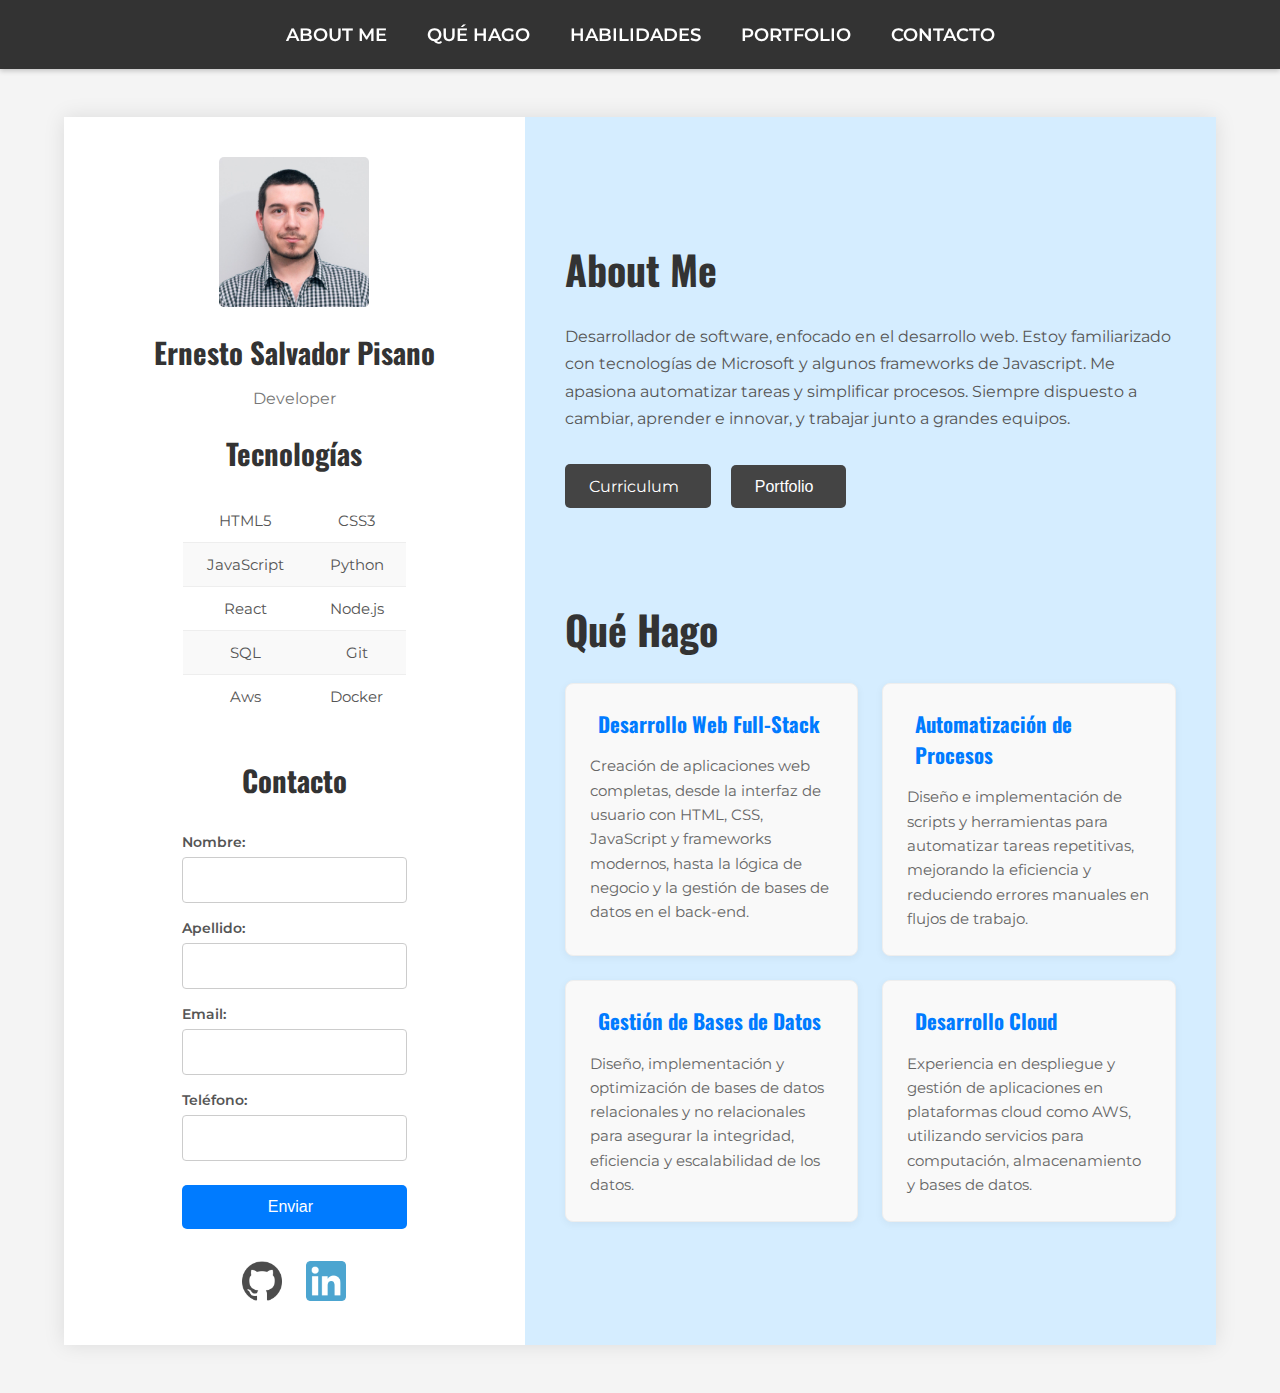
<file: index.html>
<!DOCTYPE html>
<html lang="es">

<head>
    <meta charset="UTF-8">
    <meta name="viewport" content="width=device-width, initial-scale=1.0">
    <title>Portfolio - Ernesto Salvador Pisano</title>
    <link rel="preconnect" href="https://fonts.googleapis.com">
    <link rel="preconnect" href="https://fonts.gstatic.com" crossorigin>
    <link
        href="https://fonts.googleapis.com/css2?family=Montserrat:wght@300;400;600;700&family=Oswald:wght@400;600;700&display=swap"
        rel="stylesheet">
    <link rel="stylesheet" href="https://cdnjs.cloudflare.com/ajax/libs/font-awesome/6.0.0-beta3/css/all.min.css"
        integrity="sha512-Fo3rlalXh2GjVzC5K7s7C2s4zXmY7K1V8F2S6V3kG92B5F/r9z6N8Fw6pG2/P3y5a2m7wL+rB5pXw9aV2B/n1A=="
        crossorigin="anonymous" referrerpolicy="no-referrer" />
    <link rel="stylesheet" href="CSS/style.css">
</head>

<body>
    <header class="main-header">
        <nav class="main-nav">
            <ul class="nav-list">
                <li><a href="#about">About Me</a></li>
                <li><a href="#services">Qué Hago</a></li>
                <li><a href="#skills">Habilidades</a></li>
                <li><a href="#portfolio-section">Portfolio</a></li>
                <li><a href="#contact">Contacto</a></li>
            </ul>
        </nav>
    </header>
    <div class="container">
        <div class="left-section">
            <div class="profile-image">
                <img src="assets/placeholder-profile.jpg" alt="Ernesto Salvador Pisano">
            </div>
            <div class="profile-info">
                <h2>Ernesto Salvador Pisano</h2>
                <p class="title">Developer</p>

                <h2 id="skills">Tecnologías</h2>
                <table>
                    <tbody>
                        <tr>
                            <td>HTML5</td>
                            <td>CSS3</td>
                        </tr>
                        <tr>
                            <td>JavaScript</td>
                            <td>Python</td>
                        </tr>
                        <tr>
                            <td>React</td>
                            <td>Node.js</td>
                        </tr>
                        <tr>
                            <td>SQL</td>
                            <td>Git</td>
                        </tr>
                        <tr>
                            <td>Aws</td>
                            <td>Docker</td>
                        </tr>
                    </tbody>
                </table>

                <h2 id="contact">Contacto</h2>
                <form class="contact-form" action="#" method="POST">
                    <div class="form-group">
                        <label for="nombre">Nombre:</label>
                        <input type="text" id="nombre" name="nombre" required>
                    </div>
                    <div class="form-group">
                        <label for="apellido">Apellido:</label>
                        <input type="text" id="apellido" name="apellido" required>
                    </div>
                    <div class="form-group">
                        <label for="email">Email:</label>
                        <input type="email" id="email" name="email" required>
                    </div>
                    <div class="form-group">
                        <label for="telefono">Teléfono:</label>
                        <input type="tel" id="telefono" name="telefono">
                    </div>
                    <button type="submit" class="submit-button">Enviar <i class="fas fa-paper-plane"></i></button>
                </form>

                <div class="social-links">
                    <a href="https://github.com/espisano/" target="_blank" aria-label="GitHub"><img
                            src="assets/github-icon.png" alt="Github"></a>
                    <a href="https://www.linkedin.com/in/ernesto-salvador-pisano/" target="_blank"
                        aria-label="LinkedIn"><img src="assets/linkedin-icon.png" alt="LinkedIn"></a>
                </div>
            </div>
        </div>

        <div class="right-section">
            <div class="about-me" id="about">
                <h1>About Me</h1>
                <p>
                    Desarrollador de software, enfocado en el desarrollo web. Estoy familiarizado con tecnologías de
                    Microsoft y algunos frameworks de Javascript. Me apasiona automatizar tareas y simplificar procesos.
                    Siempre dispuesto a cambiar, aprender e innovar, y trabajar junto a grandes equipos.</p>

                <div class="buttons">
                    <a href="assets/CV - Ernesto-Salvador-Pisano.pdf" download class="resume-button">
                        Curriculum <i class="fas fa-download"></i>
                    </a>
                    <button class="portfolio-button" id="portfolio-section">Portfolio <i
                            class="fas fa-external-link-alt"></i></button>
                </div>
            </div>

            <div class="what-i-do" id="services">
                <h1>Qué Hago</h1>
                <div class="service-cards-container">
                    <div class="service-card">
                        <h3><i class="fas fa-code"></i> Desarrollo Web Full-Stack</h3>
                        <p>Creación de aplicaciones web completas, desde la interfaz de usuario con HTML, CSS,
                            JavaScript y frameworks modernos, hasta la lógica de negocio y la gestión de bases de datos
                            en el back-end.</p>
                    </div>
                    <div class="service-card">
                        <h3><i class="fas fa-robot"></i> Automatización de Procesos</h3>
                        <p>Diseño e implementación de scripts y herramientas para automatizar tareas repetitivas,
                            mejorando la eficiencia y reduciendo errores manuales en flujos de trabajo.</p>
                    </div>
                    <div class="service-card">
                        <h3><i class="fas fa-database"></i> Gestión de Bases de Datos</h3>
                        <p>Diseño, implementación y optimización de bases de datos relacionales y no relacionales para
                            asegurar la integridad, eficiencia y escalabilidad de los datos.</p>
                    </div>
                    <div class="service-card">
                        <h3><i class="fas fa-cloud"></i> Desarrollo Cloud</h3>
                        <p>Experiencia en despliegue y gestión de aplicaciones en plataformas cloud como AWS,
                            utilizando servicios para computación, almacenamiento y bases de datos.</p>
                    </div>
                </div>
            </div>

        </div>
    </div>
</body>

</html>
</file>
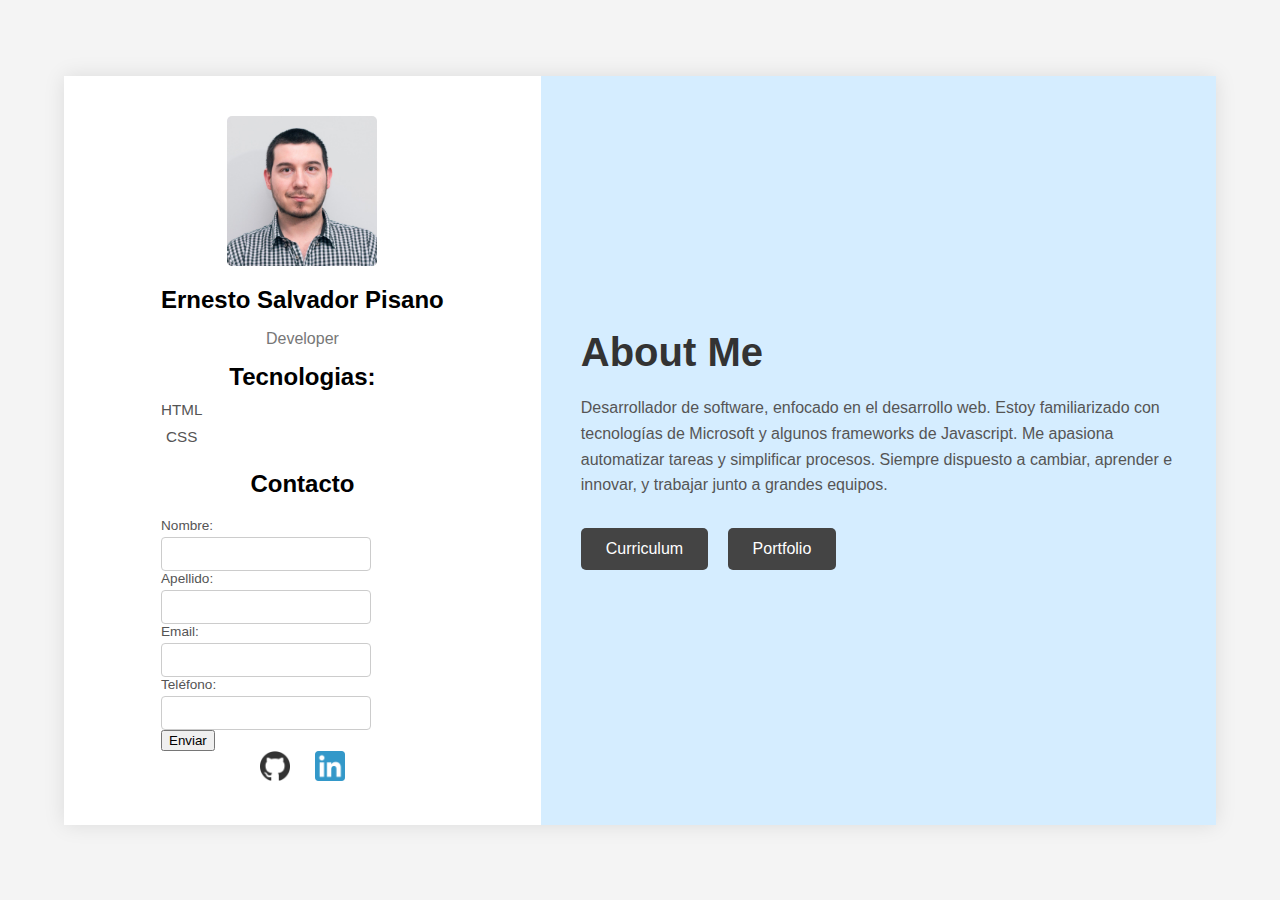
<file: PFO1.html>
<!DOCTYPE html>
<html lang="es">

<head>
    <meta charset="UTF-8">
    <meta name="viewport" content="width=device-width, initial-scale=1.0">
    <title>Profile Section</title>
    <link rel="stylesheet" href="style.css">
</head>

<body>
    <div class="container">
        <div class="left-section">
            <div class="profile-image">
                <img src="assets/placeholder-profile.jpg" alt="Ernesto Salvador Pisano">
            </div>
            <div class="profile-info">
                <h2>Ernesto Salvador Pisano</h2>
                <p class="title">Developer</p>

                <h2>Tecnologias:</h2>
                <table>
                   
                    <tbody>
                        <tr>
                            <td>HTML</td>
                        </tr>
                        <tr>
                            <td>CSS</td>
                        </tr>
                    </tbody>
                </table>
                                <h2>Contacto</h2>
<! -- Formulario de contacto proximo a funcionar -->
                <form class="contact-form" action="#" method="POST">
                    <div>
                        <label for="nombre">Nombre:</label>
                        <input type="text" id="nombre" name="nombre" required>
                    </div>
                    <div>
                        <label for="apellido">Apellido:</label>
                        <input type="text" id="apellido" name="apellido" required>
                    </div>
                    <div>
                        <label for="email">Email:</label>
                        <input type="email" id="email" name="email" required>
                    </div>
                    <div>
                        <label for="telefono">Teléfono:</label>
                        <input type="tel" id="telefono" name="telefono">
                    </div>
                    <button type="submit">Enviar</button>
                </form>
                <div class="social-links">
                    <a href="https://github.com/espisano/"><img src="assets/github-icon.png" alt="Github"></a>
                    <a href="#"><img src="assets/linkedin-icon.png" alt="LinkedIn"></a>
                </div>
            </div>
        </div>
        <div class="right-section">
            <div class="about-me">
                <h1>About Me</h1>
                <p>Desarrollador de software, enfocado en el desarrollo web.
                    Estoy familiarizado con tecnologías de Microsoft y algunos frameworks de Javascript. Me apasiona
                    automatizar tareas y simplificar procesos. Siempre dispuesto a cambiar, aprender e innovar, y
                    trabajar junto a grandes equipos.</p>
                    
                <div class="buttons">
                    <button class="resume-button">Curriculum</button> <! -- Proximamente se podra bajar un PDF con el CV de acá -->
                    <button class="portfolio-button">Portfolio</button> <! -- Proximamente -->
                </div>
            </div>
        </div>
    </div>
</body>

</html>
</file>
<file: CSS/style.css>
/*///////////////// AJUSTES GENERALES //////////////////*/
body {
    font-family: 'Montserrat', sans-serif;
    margin: 0;
    background-color: #f4f4f4;
    display: flex;
    flex-direction: column;
    justify-content: center;
    align-items: center;
    min-height: 100vh;
    font-size: 16px;
}

a:link,
a:visited {
    color: inherit;
    text-decoration: none;
}

a:hover {
    color: #007bff;
    text-decoration: underline;
}

a:active {
    color: #0056b3;
}

h1,
h2,
h3 {
    font-family: 'Oswald', sans-serif;
    color: #333;
}

/*///////////////// HEADER Y NAVEGACIÓN //////////////////*/
.main-header {
    width: 100%;
    background-color: #333;
    padding: 1.5rem 0;
    position: sticky;
    top: 0;
    z-index: 100;
    box-shadow: 0 2px 5px rgba(0, 0, 0, 0.2);
}

.main-nav {
    max-width: 1200px;
    margin: 0 auto;
    display: flex;
    justify-content: center;
    align-items: center;
}

.nav-list {
    list-style-type: none;
    display: flex;
    gap: 2.5rem;
    padding: 0;
    margin: 0;
}

.nav-list li a {
    color: #fff;
    font-size: 1.1rem;
    font-weight: 600;
    text-transform: uppercase;
    transition: color 0.3s ease;
}

.nav-list li a:hover {
    color: #007bff;
}

/*///////////////// CONTENEDOR PRINCIPAL //////////////////*/
.container {
    background-color: #fff;
    display: flex;
    flex-wrap: wrap;
    box-shadow: 0 0 20px rgba(0, 0, 0, 0.1);
    width: 90vw;
    max-width: 1200px;
    margin: 3rem auto;
    min-height: 80vh;
}

/*///////////////// SECCIÓN IZQUIERDA //////////////////*/
.left-section {
    background-color: #fff;
    padding: 2.5rem;
    width: 40%;
    display: flex;
    flex-direction: column;
    align-items: center;
    text-align: center;
    box-sizing: border-box;
}

.profile-image {
    width: 150px;
    height: 150px;
    border-radius: 5px;
    overflow: hidden;
    margin-bottom: 1.5rem;
    position: relative;
}

.profile-image img {
    width: 100%;
    height: 100%;
    object-fit: cover;
    display: block;
}


.profile-info h2 {
    margin-top: 1.5rem;
    margin-bottom: 0.5rem;
    font-size: 1.8rem;
    font-weight: 700;
}

.profile-info h2:first-of-type {
    margin-top: 0;
}

.profile-info .title {
    color: #777;
    margin-bottom: 1.5rem;
    font-size: 1rem;
    font-weight: 400;
}

/* Tabla de tecnologías */
.profile-info table {
    width: 80%;
    margin: 1.5rem auto 2.5rem auto;
    border-collapse: collapse;
    font-size: 0.95rem;
    border: 1px solid #ddd;
    border-radius: 5px;
    overflow: hidden;
}

.profile-info table td {
    padding: 0.75rem 1rem;
    text-align: center;
    color: #555;
    border-bottom: 1px solid #eee;
}

.profile-info table tr:last-child td {
    border-bottom: none;
}

.profile-info table tr:nth-child(even) {
    background-color: #f9f9f9;
}

.profile-info table tr:nth-child(odd) {
    background-color: #fff;
}


/* Formulario de contacto */
.contact-form {
    margin-top: 2rem;
    text-align: left;
    width: 80%;
    max-width: 400px;
    margin-left: auto;
    margin-right: auto;
}

.contact-form h2 {
    font-size: 1.5rem;
    margin-top: 0;
    margin-bottom: 1.5rem;
    color: #333;
    text-align: center;
}

.contact-form>div {
    margin-bottom: 1rem;
}

.contact-form label {
    display: block;
    margin-bottom: 0.4rem;
    color: #555;
    font-size: 0.9rem;
    font-weight: 600;
}

.contact-form input {
    width: 100%;
    padding: 0.8rem;
    border: 1px solid #ccc;
    border-radius: 4px;
    font-size: 1rem;
    box-sizing: border-box;
}

.contact-form .submit-button {
    background-color: #007bff;
    color: #fff;
    border: none;
    padding: 0.8rem 1.5rem;
    border-radius: 5px;
    cursor: pointer;
    font-size: 1rem;
    transition: background-color 0.3s ease;
    width: 100%;
    margin-top: 1.5rem;
    display: flex;
    justify-content: center;
    align-items: center;
    gap: 0.5rem;
}

.contact-form .submit-button:hover {
    background-color: #0056b3;
}

.social-links {
    margin-top: 2rem;
    display: flex;
    justify-content: center;
    gap: 1.5rem;
}

.social-links a {
    display: inline-block;
}

.social-links img {
    width: 40px;
    height: 40px;
    opacity: 0.7;
    transition: opacity 0.3s ease;
}

.social-links img:hover {
    opacity: 1;
}

/*///////////////// SECCIÓN DERECHA //////////////////*/
.right-section {
    background-color: #b7dfff93;
    padding: 2.5rem;
    width: 60%;
    display: flex;
    flex-direction: column;
    justify-content: center;
    box-sizing: border-box;
}

.about-me {
    margin-bottom: 2rem;
}

.about-me h1 {
    font-size: 2.5rem;
    margin-top: 0;
    margin-bottom: 1.5rem;
    color: #333;
}

.about-me p {
    line-height: 1.7;
    color: #555;
    margin-bottom: 1rem;
    font-size: 1rem;
}

.about-me .buttons {
    margin-top: 2rem;
}

.about-me .buttons button,
.about-me .buttons a {
    background-color: #444;
    color: #fff;
    border: none;
    padding: 0.8rem 1.5rem;
    border-radius: 5px;
    cursor: pointer;
    font-size: 1rem;
    margin-right: 1rem;
    transition: background-color 0.3s ease;
    display: inline-flex;
    align-items: center;
    gap: 0.5rem;
}

.about-me .buttons button:hover,
.about-me .buttons a:hover {
    background-color: #666;
}

.what-i-do {
    margin-top: 2rem;
}

.what-i-do h1 {
    font-size: 2.5rem;
    margin-bottom: 1.5rem;
    color: #333;
}

.service-cards-container {
    display: flex;
    flex-wrap: wrap;
    gap: 1.5rem;
    justify-content: center;
}

.service-card {
    background-color: #f9f9f9;
    border: 1px solid #eee;
    border-radius: 8px;
    padding: 1.5rem;
    flex: 1 1 calc(50% - 1.5rem);
    box-sizing: border-box;
    text-align: left;
    box-shadow: 0 2px 8px rgba(0, 0, 0, 0.05);
    min-width: 280px;
}

.service-card h3 {
    font-size: 1.3rem;
    margin-top: 0;
    margin-bottom: 0.8rem;
    display: flex;
    align-items: center;
    gap: 0.5rem;
    color: #007bff;
}

.service-card h3 i {
    font-size: 1.5rem;
}

.service-card p {
    font-size: 0.95rem;
    line-height: 1.6;
    color: #666;
    margin-bottom: 0;
}


/*///////////////// RESPONSIVIDAD //////////////////*/

@media (max-width: 1080px) {
    body {
        font-size: 15px;
    }

    .container {
        width: 95vw;
        flex-direction: column;
    }

    .left-section,
    .right-section {
        width: 100%;
        padding: 2rem;
    }

    .nav-list {
        gap: 1.5rem;
    }

    .profile-info table {
        width: 90%;
    }

    .contact-form {
        width: 90%;
    }

    .service-card {
        flex: 1 1 calc(100% - 1.5rem);
    }
}

@media (max-width: 768px) {
    body {
        font-size: 14px;
    }

    .main-header {
        padding: 1rem 0;
    }

    .nav-list {
        flex-wrap: wrap;
        justify-content: center;
        gap: 1rem;
    }

    .nav-list li a {
        font-size: 1rem;
    }

    .container {
        margin: 2rem auto;
        padding: 0;
    }

    .left-section,
    .right-section {
        padding: 1.5rem;
    }

    .profile-info h2,
    .about-me h1,
    .what-i-do h1 {
        font-size: 2rem;
    }

    .about-me p {
        font-size: 0.9rem;
    }

    .about-me .buttons {
        flex-direction: column;
        gap: 0.8rem;
    }

    .about-me .buttons button,
    .about-me .buttons a {
        width: 100%;
        margin-right: 0;
    }

    .service-card {
        padding: 1.2rem;
    }

    .service-card h3 {
        font-size: 1.2rem;
    }

    .service-card p {
        font-size: 0.85rem;
    }
}

/* Mobil 1 */
@media (max-width: 480px) {
    body {
        font-size: 13px;
    }

    .main-header {
        padding: 0.8rem 0;
    }

    .nav-list {
        flex-direction: column;
        align-items: center;
        gap: 0.8rem;
    }

    .nav-list li a {
        font-size: 0.9rem;
    }

    .container {
        width: 98vw;
        margin: 1rem auto;
    }

    .left-section,
    .right-section {
        padding: 1rem;
    }

    .profile-image {
        width: 120px;
        height: 120px;
    }

    .profile-info h2,
    .about-me h1,
    .what-i-do h1 {
        font-size: 1.7rem;
    }

    .profile-info .title {
        font-size: 0.85rem;
    }

    .profile-info table {
        width: 100%;
        font-size: 0.8rem;
    }

    .contact-form {
        width: 100%;
    }

    .contact-form label {
        font-size: 0.8rem;
    }

    .contact-form input,
    .contact-form .submit-button {
        padding: 0.6rem;
        font-size: 0.9rem;
    }

    .social-links img {
        width: 30px;
        height: 30px;
    }

    .service-card {
        padding: 1rem;
        flex: 1 1 100%;
    }

    .service-card h3 {
        font-size: 1.1rem;
    }

    .service-card p {
        font-size: 0.8rem;
    }
}

/* Mobil 2 */
@media (max-width: 375px) {
    body {
        font-size: 12px;
    }

    .nav-list {
        gap: 0.5rem;
    }

    .nav-list li a {
        font-size: 0.85rem;
    }

    .profile-info h2,
    .about-me h1,
    .what-i-do h1 {
        font-size: 1.5rem;
    }

    .about-me p {
        font-size: 0.8rem;
    }

    .about-me .buttons button,
    .about-me .buttons a {
        padding: 0.7rem 1rem;
        font-size: 0.85rem;
    }
}
</file>
<file: style.css>
body {
    font-family: sans-serif;
    margin: 0;
    background-color: #f4f4f4;
    display: flex;
    justify-content: center;
    align-items: center;
    min-height: 100vh;
}

.container {
    background-color: #fff;
    display: flex;
    box-shadow: 0 0 20px rgba(0, 0, 0, 0.1);
    width: 90%;
}

.left-section {
    background-color: #fff;
    padding: 40px;
    width: 40%;
    display: flex;
    flex-direction: column;
    align-items: center;
    text-align: center;
}

.profile-image {
    width: 150px;
    height: 150px;
    border-radius: 5px;
    overflow: hidden;
    margin-bottom: 20px;
}

.profile-image img {
    width: 100%;
    height: 100%;
    object-fit: cover;
}

.profile-info h2 {
    margin-top: 0;
    margin-bottom: 5px;
    font-size: 1.5em;
}

.profile-info table {
    width: auto;
    margin-bottom: 20px;
    border-collapse: collapse;
}

.profile-info table td {
    padding: 5px 0;
    text-align: center;
    color: #555;
    font-size: 0.95em;
}

.profile-info .title {
    color: #777;
    margin-bottom: 15px;
}

.contact-form {
    margin-top: 20px;
    text-align: left;
    width: 80%;
}

.contact-form h2 {
    font-size: 1.1em;
    margin-top: 0;
    margin-bottom: 15px;
    color: #333;
    text-align: center;
}

.contact-form .form-group {
    margin-bottom: 12px;
}

.contact-form label {
    display: block;
    margin-bottom: 4px;
    color: #555;
    font-size: 0.85em;
    text-align: left;
}

.contact-form input {
    width: calc(100% - 16px);
    padding: 8px;
    border: 1px solid #ccc;
    border-radius: 4px;
    font-size: 0.9em;
    box-sizing: border-box;
}

.contact-form .submit-button {
    background-color: #007bff;
    color: #fff;
    border: none;
    padding: 10px 20px;
    border-radius: 5px;
    cursor: pointer;
    font-size: 0.95em;
    transition: background-color 0.3s ease;
    width: 100%;
    margin-top: 15px;
}

.contact-form .submit-button:hover {
    background-color: #0056b3;
}

.social-links a {
    display: inline-block;
    margin: 0 10px;
}

.social-links img {
    width: 30px;
    height: 30px;
    opacity: 0.8;
    transition: opacity 0.3s ease;
}

.social-links img:hover {
    opacity: 1;
}

.right-section {
    background-color: #b7dfff93;
    padding: 40px;
    width: 60%;
    display: flex;
    flex-direction: column;
    justify-content: center;
}

.about-me h1 {
    font-size: 2.5em;
    margin-top: 0;
    margin-bottom: 20px;
    color: #333;
}

.about-me p {
    line-height: 1.6;
    color: #555;
    margin-bottom: 30px;
}

.about-me .buttons button {
    background-color: #444;
    color: #fff;
    border: none;
    padding: 12px 25px;
    border-radius: 5px;
    cursor: pointer;
    font-size: 1em;
    margin-right: 15px;
    transition: background-color 0.3s ease;
}

.about-me .buttons button:last-child {
    margin-right: 0;
}

.about-me .buttons button:hover {
    background-color: #666;
}
</file>
